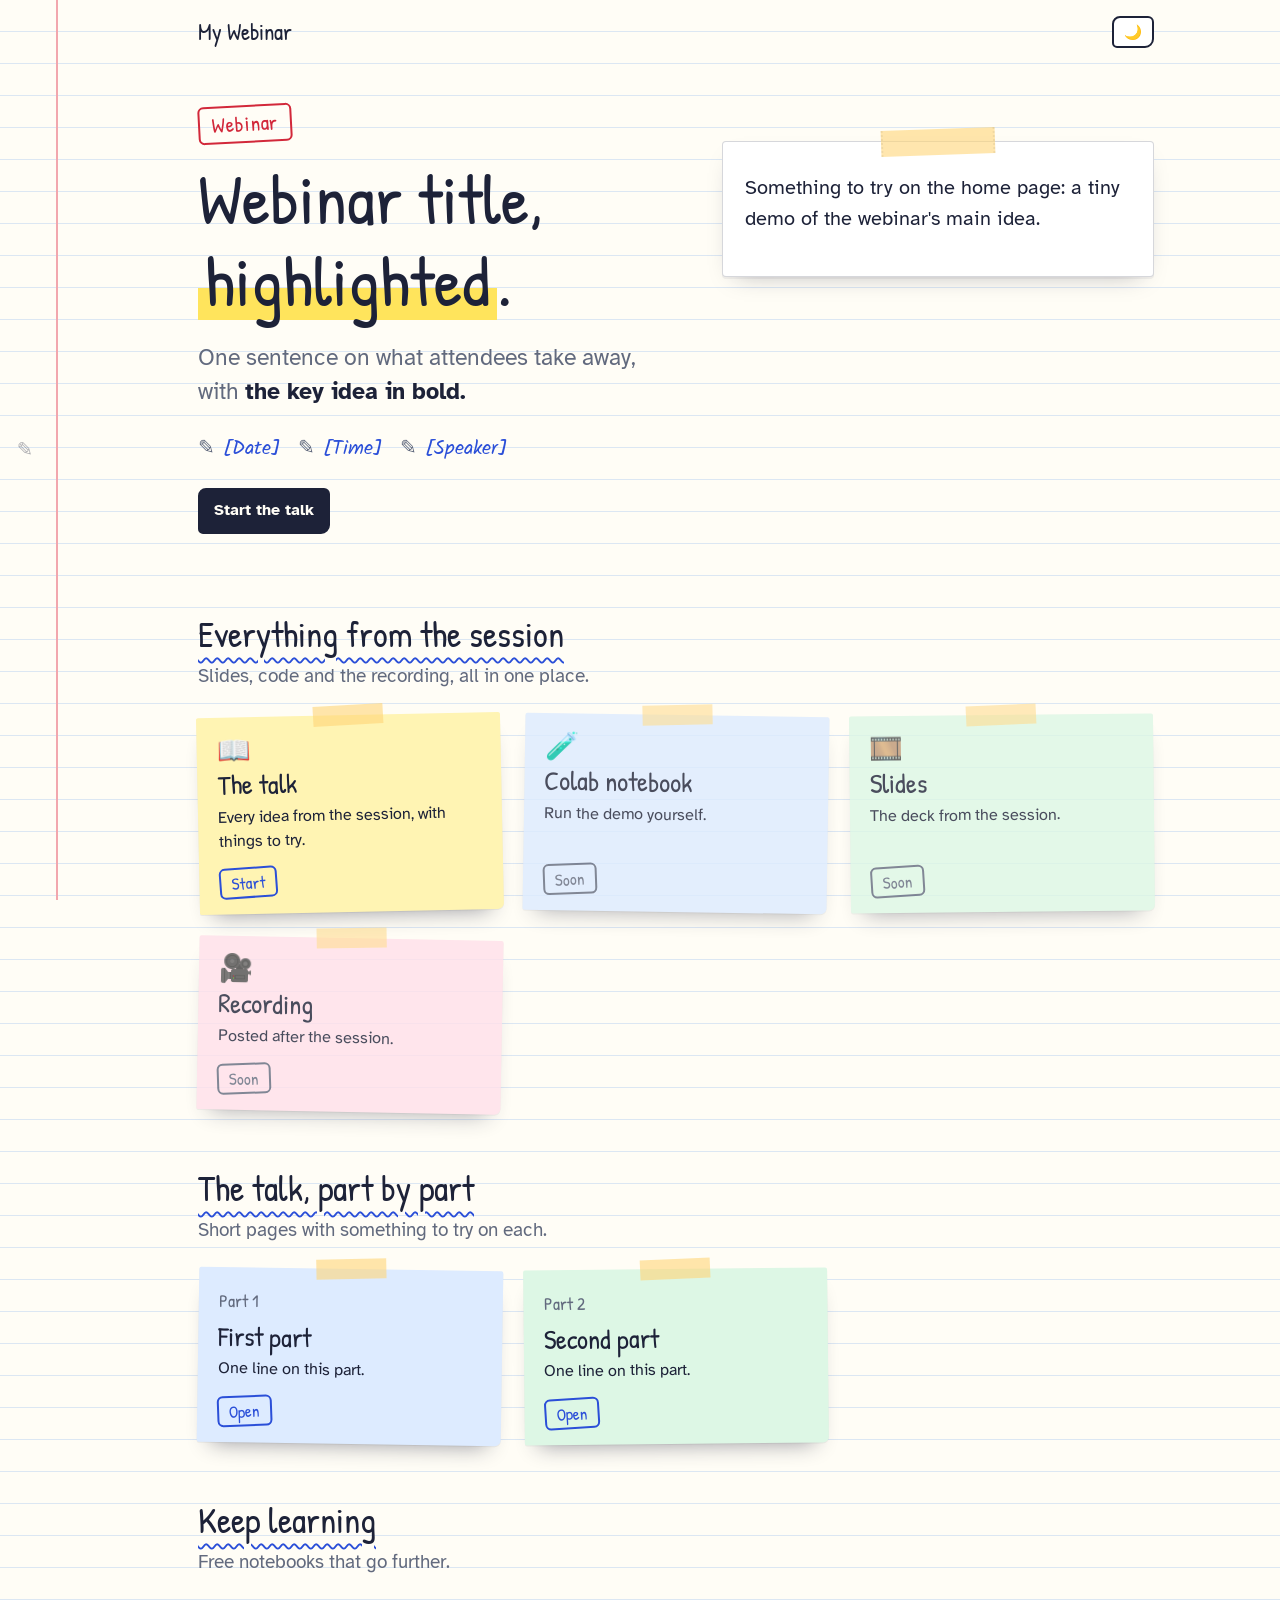
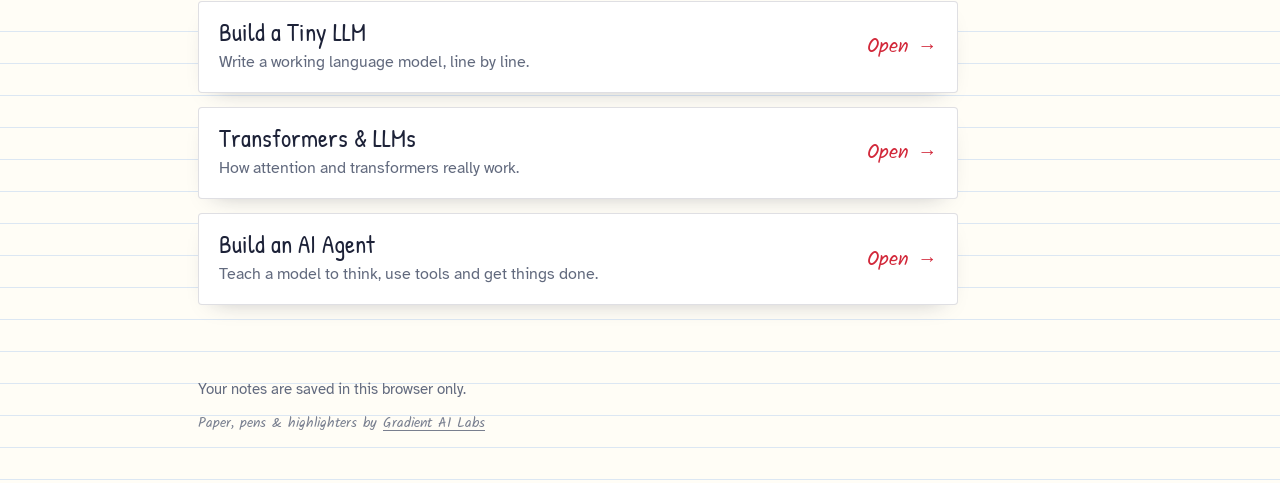
<file: starter-webinar/index.html>
<!doctype html>
<html lang="en">
<head>
<meta charset="utf-8">
<meta name="viewport" content="width=device-width, initial-scale=1">
<title>My Webinar</title>
<meta name="description" content="One sentence about the webinar.">
<!-- Webinars are unlisted: shared by link, kept out of search engines. -->
<meta name="robots" content="noindex, nofollow">
<link rel="preconnect" href="https://fonts.googleapis.com">
<link rel="preconnect" href="https://fonts.gstatic.com" crossorigin>
<link href="https://fonts.googleapis.com/css2?family=Atkinson+Hyperlegible:wght@400;700&family=JetBrains+Mono:wght@400;600&family=Kalam:wght@400&family=Patrick+Hand&display=swap" rel="stylesheet">
<script>try{if(localStorage.getItem("notebook-theme")==="dark")document.documentElement.setAttribute("data-theme","dark")}catch(e){}</script>
<link rel="stylesheet" href="https://mo-ri-ch.github.io/study-notebook-design/v1/style.css">
<link rel="stylesheet" href="https://mo-ri-ch.github.io/study-notebook-design/v1/home.css">
<link rel="stylesheet" href="https://mo-ri-ch.github.io/study-notebook-design/v1/webinar.css">
</head>
<body>
<div class="wrap">
  <header class="topbar">
    <a class="home" href="./">My Webinar</a>
  </header>

  <main>
    <section class="hero">
      <div>
        <span class="w-stamp">Webinar</span>
        <h1>Webinar title, <span class="swash">highlighted</span>.</h1>
        <p class="say">One sentence on what attendees take away, with <b>the key idea in bold.</b></p>
        <ul class="w-when" id="wWhen"></ul>
        <div class="actions">
          <a class="btn primary" href="lessons/talk.html">Start the talk</a>
        </div>
      </div>
      <div class="activity">
        <p>Something to try on the home page: a tiny demo of the webinar's main idea.</p>
      </div>
    </section>

    <h2 class="w-head">Everything from the session</h2>
    <p class="w-intro">Slides, code and the recording, all in one place.</p>
    <ul class="w-notes" id="wResources"></ul>

    <h2 class="w-head">The talk, part by part</h2>
    <p class="w-intro">Short pages with something to try on each.</p>
    <ul class="w-notes" id="wParts"></ul>

    <h2 class="w-head">Keep learning</h2>
    <p class="w-intro">Free notebooks that go further.</p>
    <ul class="w-next" id="wNext"></ul>
  </main>
  <footer class="site">Your notes are saved in this browser only.</footer>
</div>

<script src="assets/course.js"></script>
<script src="https://mo-ri-ch.github.io/study-notebook-design/v1/common.js"></script>
<script src="https://mo-ri-ch.github.io/study-notebook-design/v1/pen.js"></script>
<script src="https://mo-ri-ch.github.io/study-notebook-design/v1/webinar.js"></script>
</body>
</html>
</file>
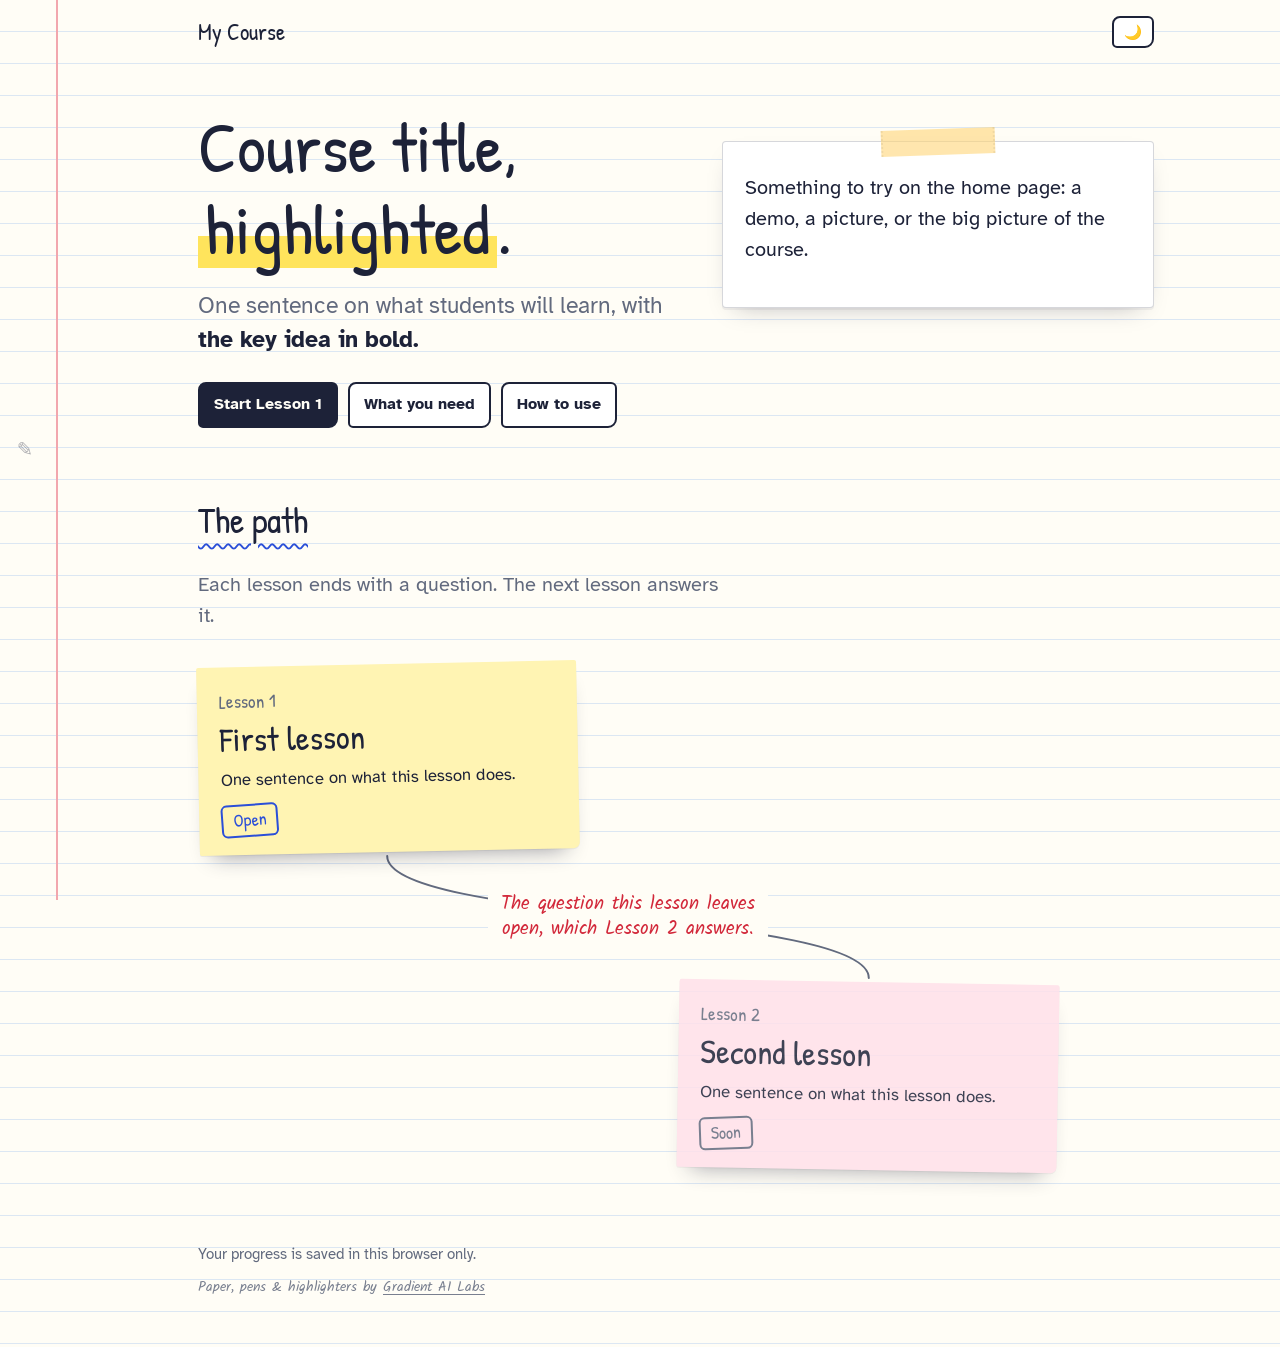
<file: starter/index.html>
<!doctype html>
<html lang="en">
<head>
<meta charset="utf-8">
<meta name="viewport" content="width=device-width, initial-scale=1">
<title>My Course</title>
<meta name="description" content="One sentence about the course.">
<link rel="preconnect" href="https://fonts.googleapis.com">
<link rel="preconnect" href="https://fonts.gstatic.com" crossorigin>
<link href="https://fonts.googleapis.com/css2?family=Atkinson+Hyperlegible:wght@400;700&family=JetBrains+Mono:wght@400;600&family=Kalam:wght@400&family=Patrick+Hand&display=swap" rel="stylesheet">
<script>try{if(localStorage.getItem("notebook-theme")==="dark")document.documentElement.setAttribute("data-theme","dark")}catch(e){}</script>
<link rel="stylesheet" href="https://mo-ri-ch.github.io/study-notebook-design/v1/style.css">
<link rel="stylesheet" href="https://mo-ri-ch.github.io/study-notebook-design/v1/home.css">
</head>
<body>
<div class="wrap">
  <header class="topbar">
    <a class="home" href="./">My Course</a>
  </header>

  <main>
    <section class="hero">
      <div>
        <h1>Course title, <span class="swash">highlighted</span>.</h1>
        <p class="say">One sentence on what students will learn, with <b>the key idea in bold.</b></p>
        <div class="actions">
          <a class="btn primary" href="lessons/lesson1.html">Start Lesson 1</a>
          <button data-note="needNote" aria-expanded="false" aria-controls="needNote">What you need</button>
          <button data-note="howNote" aria-expanded="false" aria-controls="howNote">How to use</button>
        </div>
        <div class="need" id="needNote" hidden>
          <button class="close" aria-label="Close">×</button>
          <div class="cols">
            <div>
              <h3>Helps to know</h3>
              <ul>
                <li><span class="yes">✓</span> Something students should know</li>
                <li><span class="yes">✓</span> Another thing they should know</li>
              </ul>
            </div>
            <div>
              <h3>You don't need</h3>
              <ul>
                <li><span class="no">✗</span> A GPU</li>
                <li><span class="no">✗</span> Research experience</li>
                <li><span class="no">✗</span> Heavy math</li>
              </ul>
            </div>
          </div>
        </div>
        <div class="need blue" id="howNote" hidden>
          <button class="close" aria-label="Close">×</button>
          <div class="cols">
            <div>
              <h3>Learning</h3>
              <ul>
                <li><span class="yes">1</span> Go in order.</li>
                <li><span class="yes">2</span> Guess before you click.</li>
                <li><span class="yes">3</span> Play with every demo.</li>
                <li><span class="yes">4</span> Take your own notes with the pen (P).</li>
              </ul>
            </div>
            <div>
              <h3>Teaching</h3>
              <ul>
                <li><span class="yes">B</span> Board: zoom and move</li>
                <li><span class="yes">← →</span> Move between parts</li>
                <li><span class="yes">Esc</span> Stop pen / guide / board</li>
                <li><span class="yes">?</span> Ask quizzes out loud first</li>
              </ul>
            </div>
          </div>
        </div>
      </div>

      <div class="activity">
        <p>Something to try on the home page: a demo, a picture, or the big picture of the course.</p>
      </div>
    </section>

    <h2 id="path">The path</h2>
    <p class="path-intro">Each lesson ends with a question. The next lesson answers it.</p>
    <ol class="path" id="pathList"></ol>

  </main>
  <footer class="site">Your progress is saved in this browser only.</footer>
</div>

<script src="assets/course.js"></script>
<script src="https://mo-ri-ch.github.io/study-notebook-design/v1/common.js"></script>
<script src="https://mo-ri-ch.github.io/study-notebook-design/v1/pen.js"></script>
<script src="https://mo-ri-ch.github.io/study-notebook-design/v1/home.js"></script>
</body>
</html>
</file>
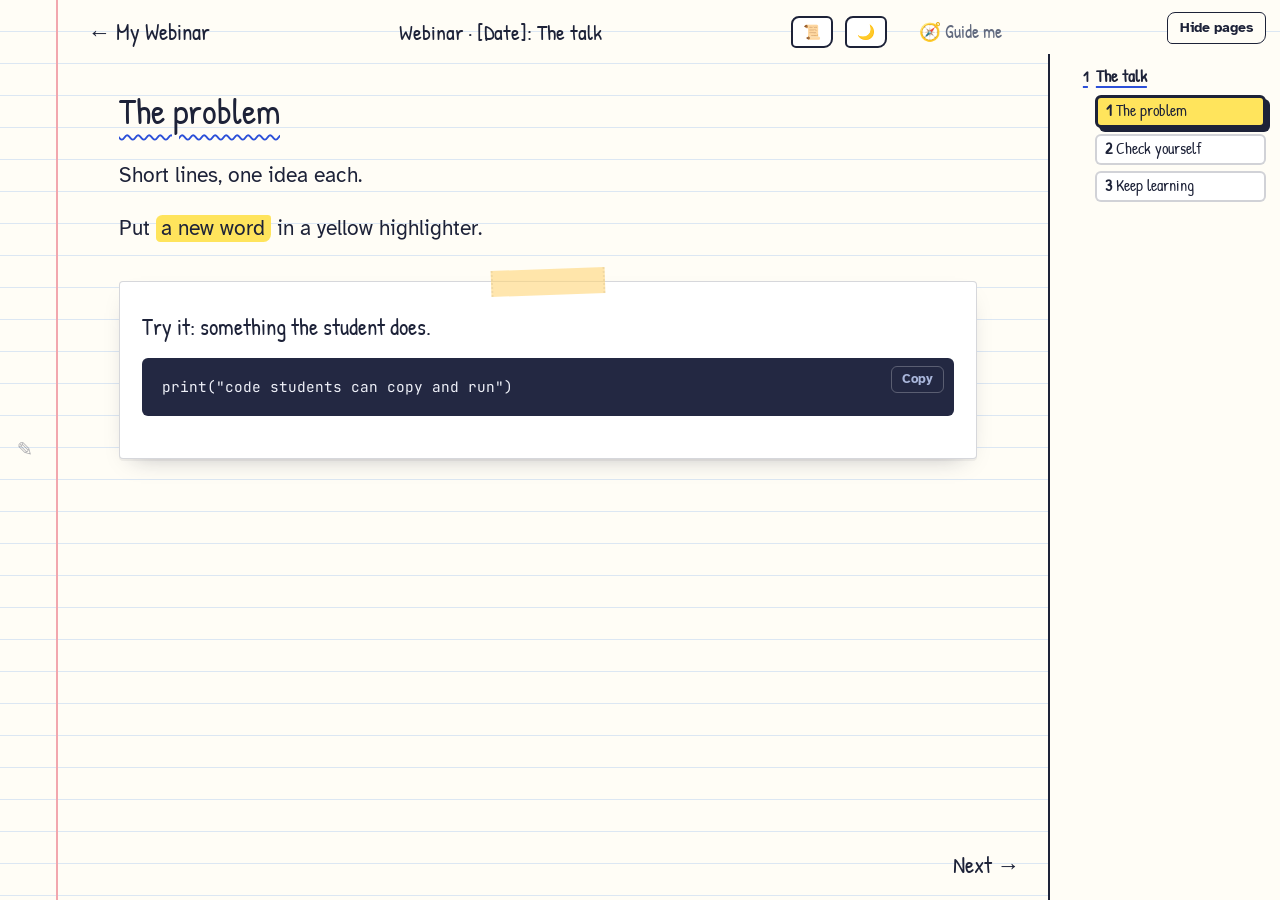
<file: starter-webinar/lessons/talk.html>
<!doctype html>
<html lang="en">
<head>
<meta charset="utf-8">
<meta name="viewport" content="width=device-width, initial-scale=1">
<title>The talk · My Webinar</title>
<meta name="description" content="The talk from My Webinar, one part per screen.">
<meta name="robots" content="noindex, nofollow">
<link rel="preconnect" href="https://fonts.googleapis.com">
<link rel="preconnect" href="https://fonts.gstatic.com" crossorigin>
<link href="https://fonts.googleapis.com/css2?family=Atkinson+Hyperlegible:wght@400;700&family=JetBrains+Mono:wght@400;600&family=Kalam:wght@400&family=Patrick+Hand&display=swap" rel="stylesheet">
<script>try{if(localStorage.getItem("notebook-theme")==="dark")document.documentElement.setAttribute("data-theme","dark")}catch(e){}</script>
<link rel="stylesheet" href="https://mo-ri-ch.github.io/study-notebook-design/v1/style.css">
</head>
<body data-pen="blue">
<div class="wrap">
  <header class="topbar">
    <a class="home" href="../">← My Webinar</a>
    <span class="where">Webinar · [Date]</span>
  </header>

  <!-- data-paged: one part per screen, with slide thumbnails and ← → keys -->
  <main data-paged>
    <div class="paged-head">
      <h1>The talk</h1>
      <div class="progress" aria-label="Lesson parts"></div>
    </div>

    <!-- Each <section class="part"> is one screen. data-title is its name in the thumbnails. -->
    <section class="part" data-title="The problem">
      <h2>The problem</h2>
      <p class="say">Short lines, one idea each.</p>
      <p class="say">Put <mark>a new word</mark> in a yellow highlighter.</p>

      <div class="activity">
        <div class="do">Try it: something the student does.</div>
<pre><code>print("code students can copy and run")</code></pre>
      </div>
    </section>

    <section class="part" data-title="Check yourself">
      <h2>Check yourself</h2>
      <!-- A quiz: mark the right button with data-right. The quiz's data-right is shown when they pick it;
           each wrong button's data-why says why it's wrong. -->
      <div class="quiz" data-right="Yes, that's right.">
        <div class="q">A question?</div>
        <div class="options">
          <button data-right>The right answer</button>
          <button data-why="Why this one is wrong.">A wrong answer</button>
        </div>
        <div class="feedback"></div>
      </div>
    </section>

    <section class="part" data-title="Keep learning">
      <h2>Keep learning</h2>
      <p class="say">Where to go after the session: link the full courses and the Colab notebook here.</p>
    </section>
  </main>
</div>

<nav class="pagebar" aria-label="Move between parts">
  <div class="inner">
    <button data-page-back>← Previous</button>
    <span data-page-label></span>
    <button class="primary" data-page-next>Next →</button>
  </div>
</nav>

<script src="../assets/course.js"></script>
<script src="https://mo-ri-ch.github.io/study-notebook-design/v1/common.js"></script>
<script src="https://mo-ri-ch.github.io/study-notebook-design/v1/pen.js"></script>
<script src="https://mo-ri-ch.github.io/study-notebook-design/v1/guide.js"></script>
</body>
</html>
</file>
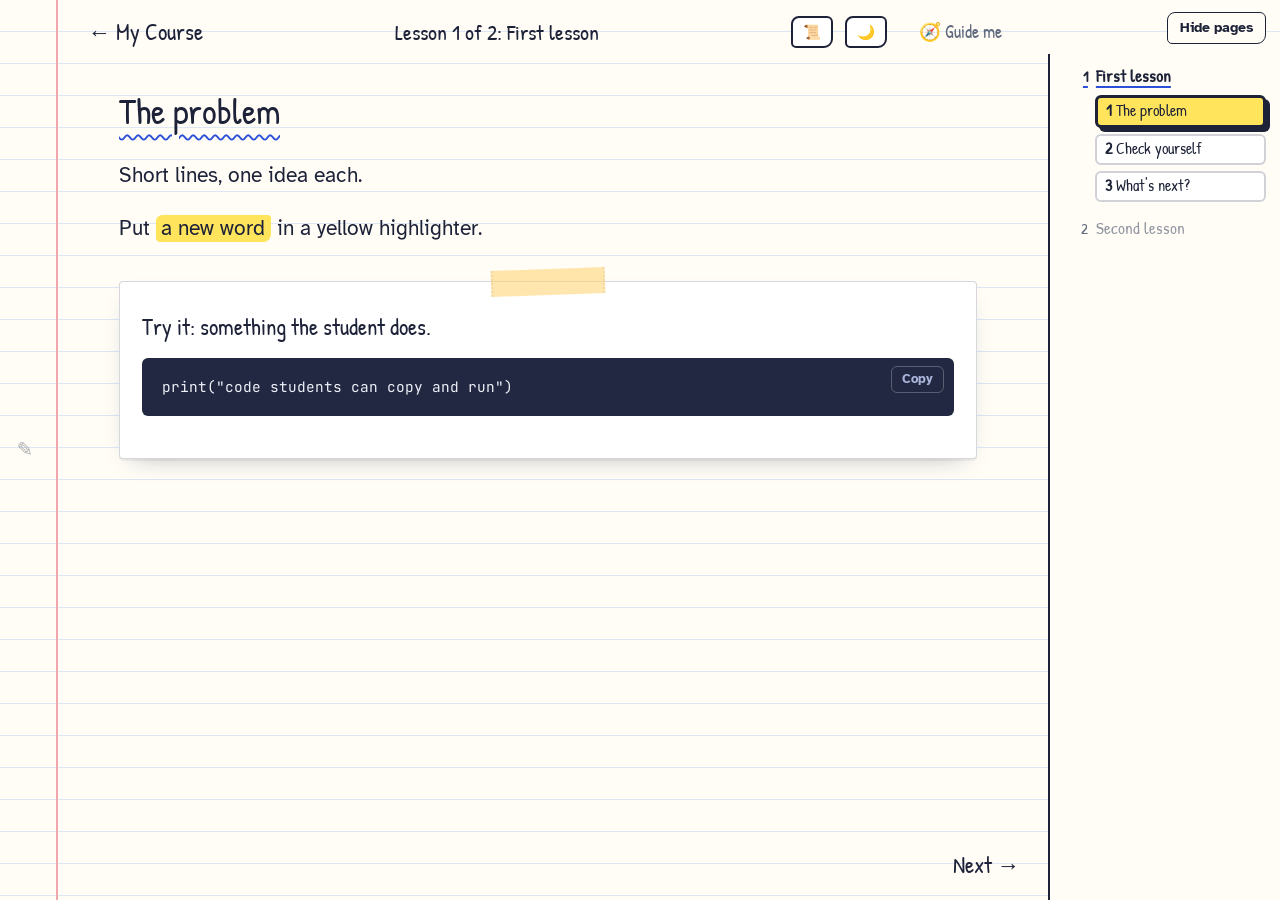
<file: starter/lessons/lesson1.html>
<!doctype html>
<html lang="en">
<head>
<meta charset="utf-8">
<meta name="viewport" content="width=device-width, initial-scale=1">
<title>First lesson</title>
<meta name="description" content="Lesson 1 of My Course: one sentence about the lesson.">
<link rel="preconnect" href="https://fonts.googleapis.com">
<link rel="preconnect" href="https://fonts.gstatic.com" crossorigin>
<link href="https://fonts.googleapis.com/css2?family=Atkinson+Hyperlegible:wght@400;700&family=JetBrains+Mono:wght@400;600&family=Kalam:wght@400&family=Patrick+Hand&display=swap" rel="stylesheet">
<script>try{if(localStorage.getItem("notebook-theme")==="dark")document.documentElement.setAttribute("data-theme","dark")}catch(e){}</script>
<link rel="stylesheet" href="https://mo-ri-ch.github.io/study-notebook-design/v1/style.css">
</head>
<body data-pen="blue">
<div class="wrap">
  <header class="topbar">
    <a class="home" href="../">← My Course</a>
    <span class="where">Lesson 1 of 2</span>
  </header>

  <!-- data-paged: one part per screen, with slide thumbnails and ← → keys -->
  <main data-paged>
    <div class="paged-head">
      <h1>First lesson</h1>
      <div class="progress" aria-label="Lesson parts"></div>
    </div>

    <!-- Each <section class="part"> is one screen. data-title is its name in the thumbnails. -->
    <section class="part" data-title="The problem">
      <h2>The problem</h2>
      <p class="say">Short lines, one idea each.</p>
      <p class="say">Put <mark>a new word</mark> in a yellow highlighter.</p>

      <div class="activity">
        <div class="do">Try it: something the student does.</div>
<pre><code>print("code students can copy and run")</code></pre>
      </div>
    </section>

    <section class="part" data-title="Check yourself">
      <h2>Check yourself</h2>
      <!-- A quiz: mark the right button with data-right. The quiz's data-right is shown when they pick it;
           each wrong button's data-why says why it's wrong. -->
      <div class="quiz" data-right="Yes, that's right.">
        <div class="q">A question?</div>
        <div class="options">
          <button data-right>The right answer</button>
          <button data-why="Why this one is wrong.">A wrong answer</button>
        </div>
        <div class="feedback"></div>
      </div>
    </section>

    <section class="part" data-title="What's next?">
      <h2>What's next?</h2>
      <div class="open-question">
        <div>This leaves a question</div>
        <div class="big">The question this lesson leaves open.</div>
        <div><a href="lesson2.html">Lesson 2 answers it.</a></div>
      </div>
      <p><button class="done-toggle" data-done="1">Mark lesson as done</button></p>
    </section>
  </main>
</div>

<nav class="pagebar" aria-label="Move between parts">
  <div class="inner">
    <button data-page-back>← Previous</button>
    <span data-page-label></span>
    <button class="primary" data-page-next>Next →</button>
  </div>
</nav>

<script src="../assets/course.js"></script>
<script src="https://mo-ri-ch.github.io/study-notebook-design/v1/common.js"></script>
<script src="https://mo-ri-ch.github.io/study-notebook-design/v1/pen.js"></script>
<script src="https://mo-ri-ch.github.io/study-notebook-design/v1/guide.js"></script>
</body>
</html>
</file>
